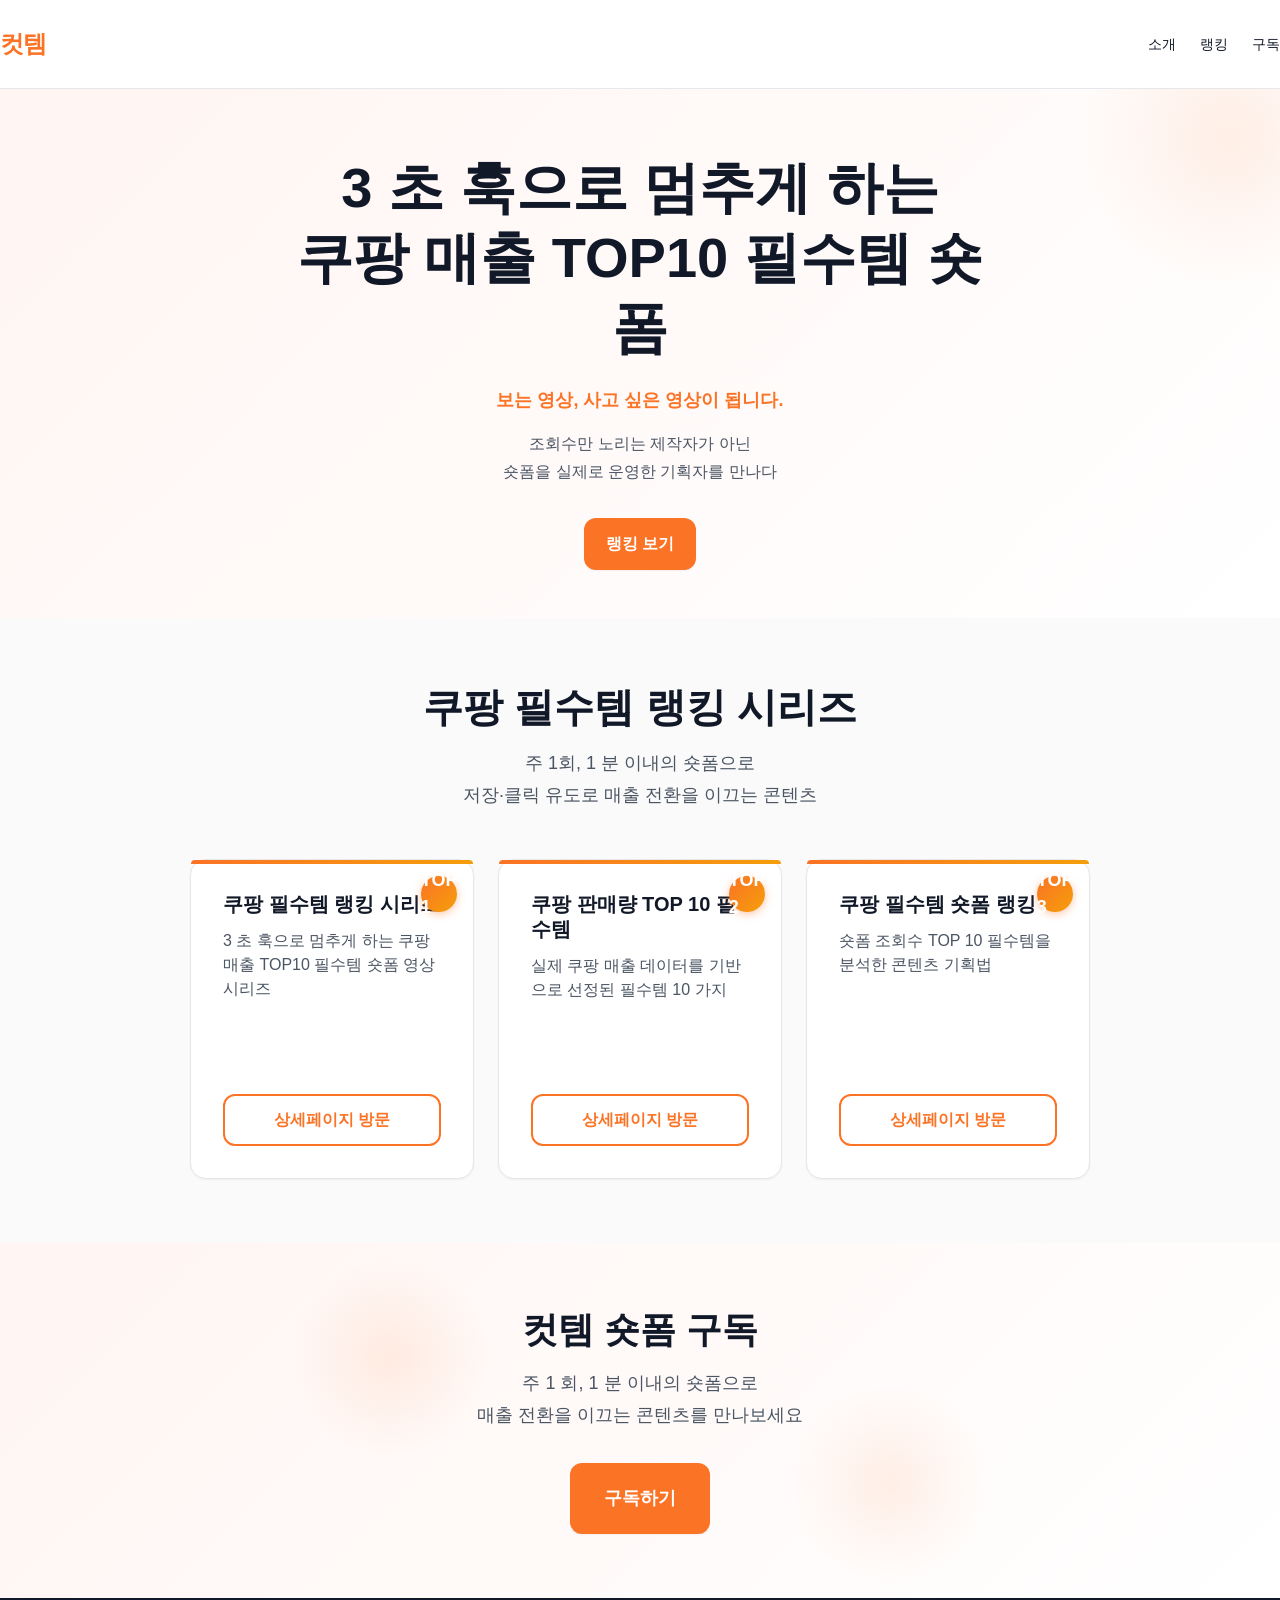
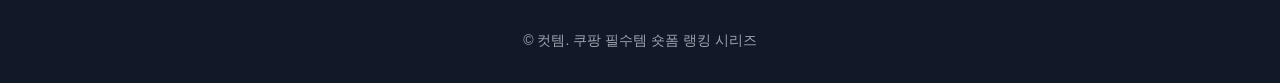
<file: index.html>
<!DOCTYPE html>
<html lang="ko">
<head>
  <meta charset="UTF-8">
  <meta name="viewport" content="width=device-width, initial-scale=1">
  <title>컷템: 쿠팡 필수템 숏폼 랭킹 시리즈 부제: 3 초 훅으로 멈추게 하는 쿠팡 매출 TOP10 필수템 숏폼 영상 시리즈 버튼: "지금 컷템 받아서 촬영하세요" 혜택 1: 3 초 훅 — 영상을 멈추게 하는 0~3 초 시작 문구와 시각화 가이드가 포함된 컷템 혜택 2: TOP10 필수템 — 쿠팡 실 매출 상위 1 순위 아이템 위주의 제품 조합, 클릭률 높은 필수템 컬렉션 혜택 3: 촬영 완료 — 컷템을 원안으로 한 10 분 촬영 가이드 + 편집 템플릿까지 포함된 제작 워크시트</title>
  <link rel="stylesheet" href="styles.css">
</head>
<body>
  <header>
    <nav class="nav">
      <div class="nav__logo">컷템</div>
      <ul class="nav__list">
        <li><a href="https://haeorume.github.io/silo-20261031-171413/intro.html">소개</a></li>
        <li><a href="https://haeorume.github.io/silo-20261031-171413/rankings.html">랭킹</a></li>
        <li><a href="https://haeorume.github.io/silo-20261031-171413/subscribe.html">구독</a></li>
      </ul>
    </nav>
  </header>

  <main>
    <section id="intro" class="hero">
      <div class="hero__container">
        <h1>3 초 훅으로 멈추게 하는<br> 쿠팡 매출 TOP10 필수템 숏폼</h1>
        <p class="hero__tagline">보는 영상, 사고 싶은 영상이 됩니다.</p>
        <p class="hero__subtitle">조회수만 노리는 제작자가 아닌<br> 숏폼을 실제로 운영한 기획자를 만나다</p>
        <a href="https://haeorume.github.io/silo-20261031-171413/rankings.html" class="btn btn--primary">랭킹 보기</a>
      </div>
    </section>

    <section id="rankings" class="rankings">
      <div class="rankings__container">
        <h2 class="rankings__title">쿠팡 필수템 랭킹 시리즈</h2>
        <p class="rankings__intro">주 1회, 1 분 이내의 숏폼으로<br> 저장·클릭 유도로 매출 전환을 이끄는 콘텐츠</p>

        <div class="rankings__grid">
          <article class="ranking-card" data-product="1">
            <div class="ranking-badge">TOP 1</div>
            <h3 class="ranking-title">쿠팡 필수템 랭킹 시리즈</h3>
            <p class="ranking-desc">3 초 훅으로 멈추게 하는 쿠팡 매출 TOP10 필수템 숏폼 영상 시리즈</p>
            <a href="https://haeorume.github.io/silo-20261031-171413/product-1.html" class="btn btn--outline">상세페이지 방문</a>
          </article>

          <article class="ranking-card" data-product="2">
            <div class="ranking-badge">TOP 2</div>
            <h3 class="ranking-title">쿠팡 판매량 TOP 10 필수템</h3>
            <p class="ranking-desc">실제 쿠팡 매출 데이터를 기반으로 선정된 필수템 10 가지</p>
            <a href="https://haeorume.github.io/silo-20261031-171413/product-2.html" class="btn btn--outline">상세페이지 방문</a>
          </article>

          <article class="ranking-card" data-product="3">
            <div class="ranking-badge">TOP 3</div>
            <h3 class="ranking-title">쿠팡 필수템 숏폼 랭킹</h3>
            <p class="ranking-desc">숏폼 조회수 TOP 10 필수템을 분석한 콘텐츠 기획법</p>
            <a href="https://haeorume.github.io/silo-20261031-171413/product-3.html" class="btn btn--outline">상세페이지 방문</a>
          </article>
        </div>
      </div>
    </section>

    <section id="cta" class="cta">
      <div class="cta__container">
        <h2>컷템 숏폼 구독</h2>
        <p>주 1 회, 1 분 이내의 숏폼으로<br> 매출 전환을 이끄는 콘텐츠를 만나보세요</p>
        <a href="https://haeorume.github.io/silo-20261031-171413/subscribe.html" class="btn btn--primary btn--large">구독하기</a>
      </div>
    </section>
  </main>

  <footer>
    <p>&copy; 컷템. 쿠팡 필수템 숏폼 랭킹 시리즈</p>
  </footer>
</body>
</html>
</file>
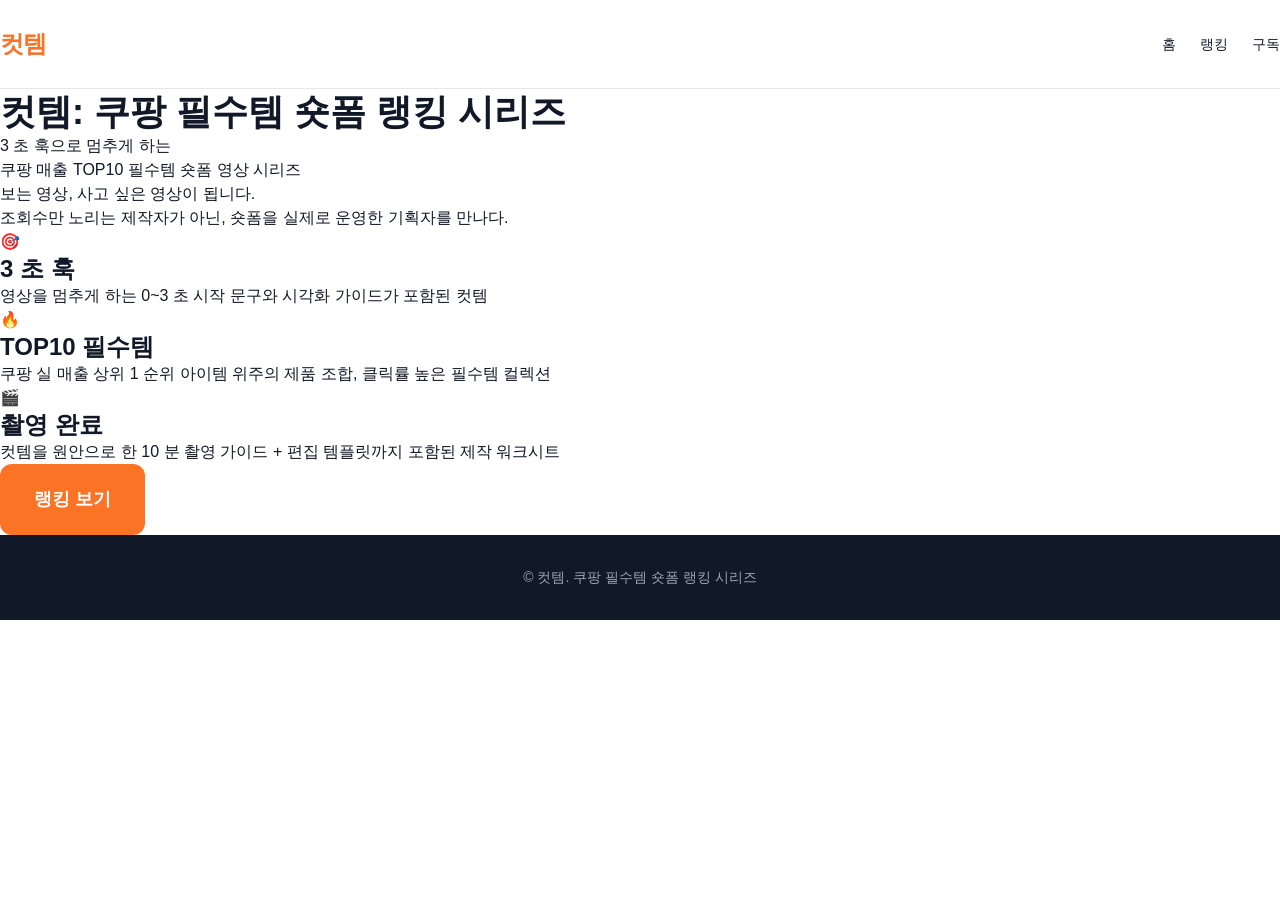
<file: intro.html>
<!DOCTYPE html>
<html lang="ko">
<head>
  <meta charset="UTF-8">
  <meta name="viewport" content="width=device-width, initial-scale=1">
  <title>소개 — 컷템: 쿠팡 필수템 숏폼 랭킹 시리즈</title>
  <link rel="stylesheet" href="styles.css">
</head>
<body>
  <header>
    <nav class="nav">
      <div class="nav__logo">컷템</div>
      <ul class="nav__list">
        <li><a href="index.html">홈</a></li>
        <li><a href="rankings.html">랭킹</a></li>
        <li><a href="subscribe.html">구독</a></li>
      </ul>
    </nav>
  </header>

  <main>
    <section class="intro">
      <div class="intro__container">
        <h1>컷템: 쿠팡 필수템 숏폼 랭킹 시리즈</h1>
        <p class="intro__tagline">3 초 훅으로 멈추게 하는<br> 쿠팡 매출 TOP10 필수템 숏폼 영상 시리즈</p>
        <p class="intro__description">
          보는 영상, 사고 싶은 영상이 됩니다.<br>
          조회수만 노리는 제작자가 아닌, 숏폼을 실제로 운영한 기획자를 만나다.
        </p>
        
        <div class="intro__benefits">
          <div class="intro__benefit">
            <div class="intro__benefit__icon">🎯</div>
            <h3>3 초 훅</h3>
            <p>영상을 멈추게 하는 0~3 초 시작 문구와 시각화 가이드가 포함된 컷템</p>
          </div>
          <div class="intro__benefit">
            <div class="intro__benefit__icon">🔥</div>
            <h3>TOP10 필수템</h3>
            <p>쿠팡 실 매출 상위 1 순위 아이템 위주의 제품 조합, 클릭률 높은 필수템 컬렉션</p>
          </div>
          <div class="intro__benefit">
            <div class="intro__benefit__icon">🎬</div>
            <h3>촬영 완료</h3>
            <p>컷템을 원안으로 한 10 분 촬영 가이드 + 편집 템플릿까지 포함된 제작 워크시트</p>
          </div>
        </div>

        <div class="intro__cta">
          <a href="rankings.html" class="btn btn--primary btn--large">랭킹 보기</a>
        </div>
      </div>
    </section>
  </main>

  <footer>
    <p>&copy; 컷템. 쿠팡 필수템 숏폼 랭킹 시리즈</p>
  </footer>
</body>
</html>
</file>
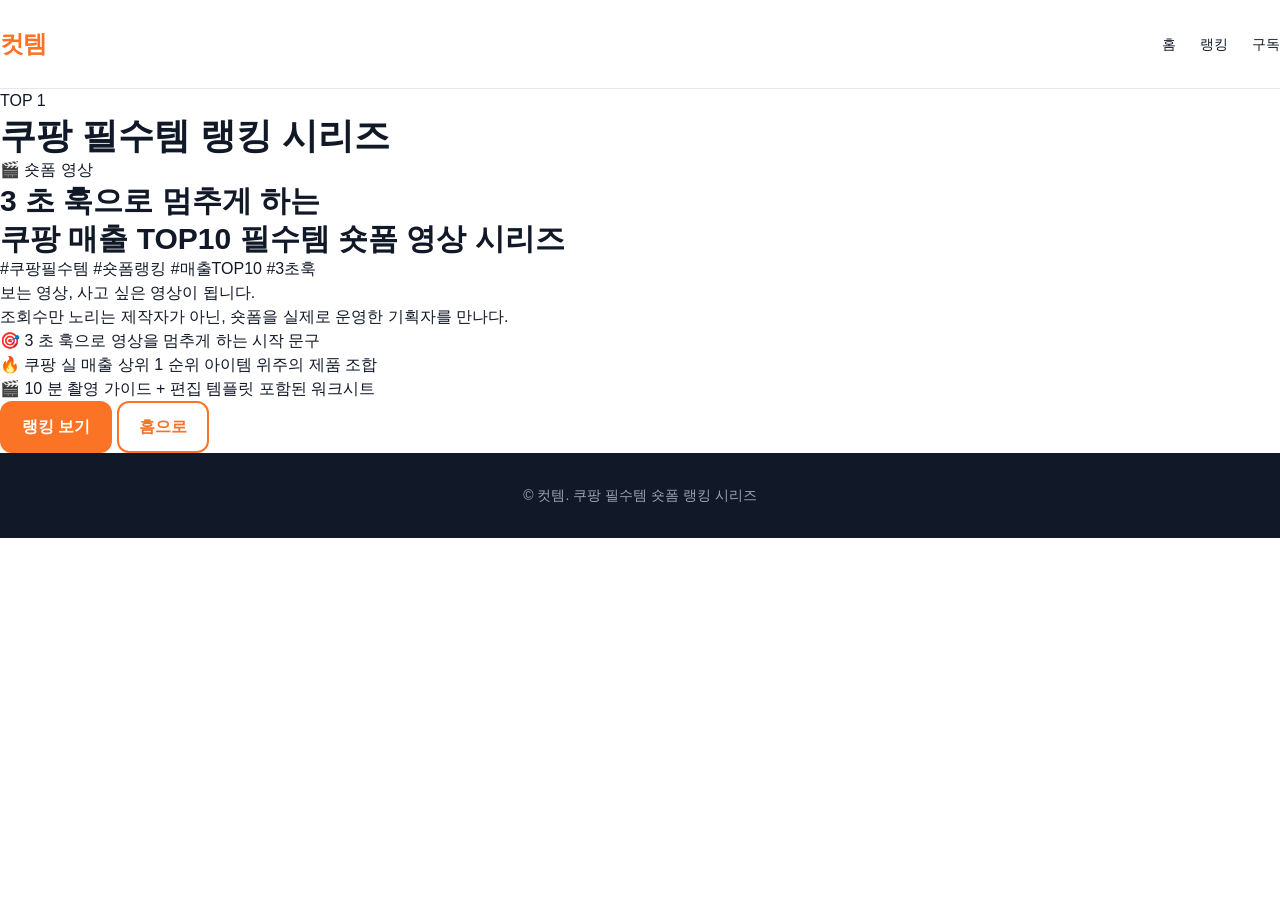
<file: product-1.html>
<!DOCTYPE html>
<html lang="ko">
<head>
  <meta charset="UTF-8">
  <meta name="viewport" content="width=device-width, initial-scale=1">
  <title>TOP 1 — 쿠팡 필수템 랭킹 시리즈</title>
  <link rel="stylesheet" href="styles.css">
</head>
<body>
  <header>
    <nav class="nav">
      <div class="nav__logo">컷템</div>
      <ul class="nav__list">
        <li><a href="index.html">홈</a></li>
        <li><a href="rankings.html">랭킹</a></li>
        <li><a href="subscribe.html">구독</a></li>
      </ul>
    </nav>
  </header>

  <main>
    <section class="product">
      <div class="product__container">
        <div class="product__top">
          <span class="product__badge">TOP 1</span>
          <h1 class="product__title">쿠팡 필수템 랭킹 시리즈</h1>
        </div>

        <div class="product__main">
          <div class="product__image">
            <div class="product__image__placeholder">🎬 숏폼 영상</div>
          </div>

          <div class="product__details">
            <h2 class="product__subtitle">3 초 훅으로 멈추게 하는<br> 쿠팡 매출 TOP10 필수템 숏폼 영상 시리즈</h2>

            <div class="product__tags">
              <span class="product__tag">#쿠팡필수템</span>
              <span class="product__tag">#숏폼랭킹</span>
              <span class="product__tag">#매출TOP10</span>
              <span class="product__tag">#3초훅</span>
            </div>

            <div class="product__description">
              <p>보는 영상, 사고 싶은 영상이 됩니다.</p>
              <p>조회수만 노리는 제작자가 아닌, 숏폼을 실제로 운영한 기획자를 만나다.</p>
            </div>

            <div class="product__benefits">
              <div class="product__benefit-item">
                <span class="product__benefit-icon">🎯</span>
                <span>3 초 훅으로 영상을 멈추게 하는 시작 문구</span>
              </div>
              <div class="product__benefit-item">
                <span class="product__benefit-icon">🔥</span>
                <span>쿠팡 실 매출 상위 1 순위 아이템 위주의 제품 조합</span>
              </div>
              <div class="product__benefit-item">
                <span class="product__benefit-icon">🎬</span>
                <span>10 분 촬영 가이드 + 편집 템플릿 포함된 워크시트</span>
              </div>
            </div>

            <div class="product__cta">
              <a href="rankings.html" class="btn btn--primary">랭킹 보기</a>
              <a href="index.html" class="btn btn--outline">홈으로</a>
            </div>
          </div>
        </div>
      </div>
    </section>
  </main>

  <footer>
    <p>&copy; 컷템. 쿠팡 필수템 숏폼 랭킹 시리즈</p>
  </footer>
</body>
</html>
</file>
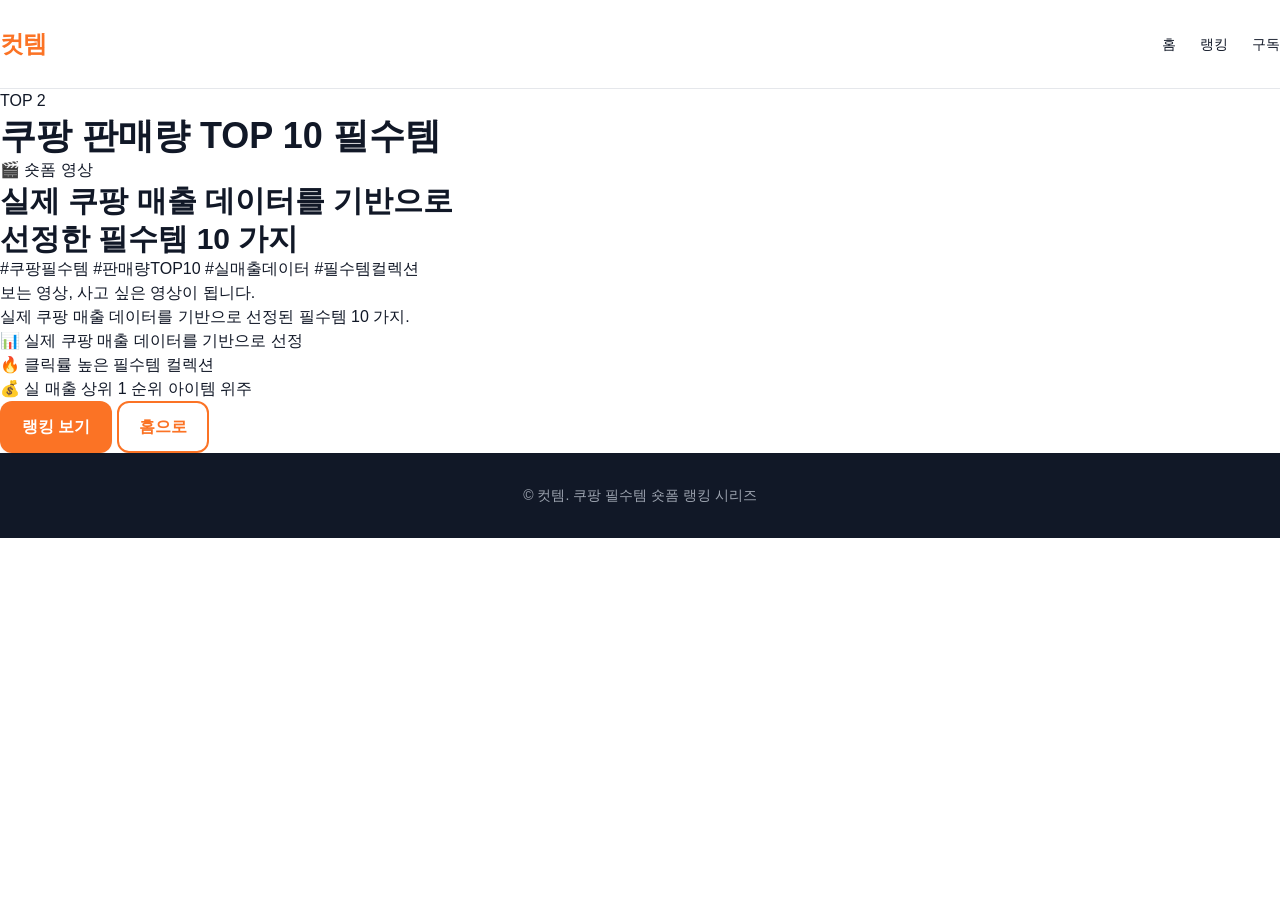
<file: product-2.html>
<!DOCTYPE html>
<html lang="ko">
<head>
  <meta charset="UTF-8">
  <meta name="viewport" content="width=device-width, initial-scale=1">
  <title>TOP 2 — 쿠팡 판매량 TOP 10 필수템</title>
  <link rel="stylesheet" href="styles.css">
</head>
<body>
  <header>
    <nav class="nav">
      <div class="nav__logo">컷템</div>
      <ul class="nav__list">
        <li><a href="index.html">홈</a></li>
        <li><a href="rankings.html">랭킹</a></li>
        <li><a href="subscribe.html">구독</a></li>
      </ul>
    </nav>
  </header>

  <main>
    <section class="product">
      <div class="product__container">
        <div class="product__top">
          <span class="product__badge">TOP 2</span>
          <h1 class="product__title">쿠팡 판매량 TOP 10 필수템</h1>
        </div>

        <div class="product__main">
          <div class="product__image">
            <div class="product__image__placeholder">🎬 숏폼 영상</div>
          </div>

          <div class="product__details">
            <h2 class="product__subtitle">실제 쿠팡 매출 데이터를 기반으로<br> 선정한 필수템 10 가지</h2>

            <div class="product__tags">
              <span class="product__tag">#쿠팡필수템</span>
              <span class="product__tag">#판매량TOP10</span>
              <span class="product__tag">#실매출데이터</span>
              <span class="product__tag">#필수템컬렉션</span>
            </div>

            <div class="product__description">
              <p>보는 영상, 사고 싶은 영상이 됩니다.</p>
              <p>실제 쿠팡 매출 데이터를 기반으로 선정된 필수템 10 가지.</p>
            </div>

            <div class="product__benefits">
              <div class="product__benefit-item">
                <span class="product__benefit-icon">📊</span>
                <span>실제 쿠팡 매출 데이터를 기반으로 선정</span>
              </div>
              <div class="product__benefit-item">
                <span class="product__benefit-icon">🔥</span>
                <span>클릭률 높은 필수템 컬렉션</span>
              </div>
              <div class="product__benefit-item">
                <span class="product__benefit-icon">💰</span>
                <span>실 매출 상위 1 순위 아이템 위주</span>
              </div>
            </div>

            <div class="product__cta">
              <a href="rankings.html" class="btn btn--primary">랭킹 보기</a>
              <a href="index.html" class="btn btn--outline">홈으로</a>
            </div>
          </div>
        </div>
      </div>
    </section>
  </main>

  <footer>
    <p>&copy; 컷템. 쿠팡 필수템 숏폼 랭킹 시리즈</p>
  </footer>
</body>
</html>
</file>
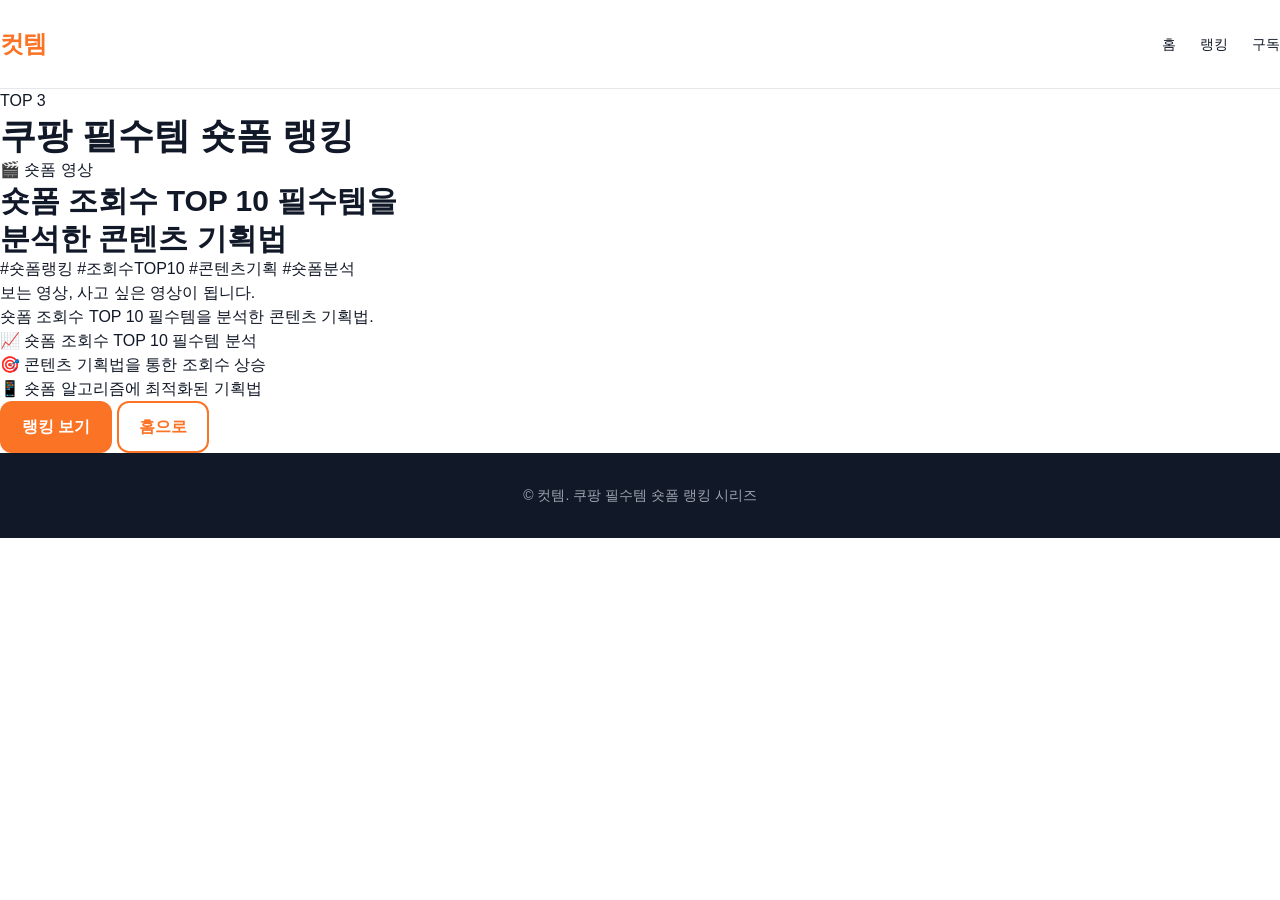
<file: product-3.html>
<!DOCTYPE html>
<html lang="ko">
<head>
  <meta charset="UTF-8">
  <meta name="viewport" content="width=device-width, initial-scale=1">
  <title>TOP 3 — 쿠팡 필수템 숏폼 랭킹</title>
  <link rel="stylesheet" href="styles.css">
</head>
<body>
  <header>
    <nav class="nav">
      <div class="nav__logo">컷템</div>
      <ul class="nav__list">
        <li><a href="index.html">홈</a></li>
        <li><a href="rankings.html">랭킹</a></li>
        <li><a href="subscribe.html">구독</a></li>
      </ul>
    </nav>
  </header>

  <main>
    <section class="product">
      <div class="product__container">
        <div class="product__top">
          <span class="product__badge">TOP 3</span>
          <h1 class="product__title">쿠팡 필수템 숏폼 랭킹</h1>
        </div>

        <div class="product__main">
          <div class="product__image">
            <div class="product__image__placeholder">🎬 숏폼 영상</div>
          </div>

          <div class="product__details">
            <h2 class="product__subtitle">숏폼 조회수 TOP 10 필수템을<br> 분석한 콘텐츠 기획법</h2>

            <div class="product__tags">
              <span class="product__tag">#숏폼랭킹</span>
              <span class="product__tag">#조회수TOP10</span>
              <span class="product__tag">#콘텐츠기획</span>
              <span class="product__tag">#숏폼분석</span>
            </div>

            <div class="product__description">
              <p>보는 영상, 사고 싶은 영상이 됩니다.</p>
              <p>숏폼 조회수 TOP 10 필수템을 분석한 콘텐츠 기획법.</p>
            </div>

            <div class="product__benefits">
              <div class="product__benefit-item">
                <span class="product__benefit-icon">📈</span>
                <span>숏폼 조회수 TOP 10 필수템 분석</span>
              </div>
              <div class="product__benefit-item">
                <span class="product__benefit-icon">🎯</span>
                <span>콘텐츠 기획법을 통한 조회수 상승</span>
              </div>
              <div class="product__benefit-item">
                <span class="product__benefit-icon">📱</span>
                <span>숏폼 알고리즘에 최적화된 기획법</span>
              </div>
            </div>

            <div class="product__cta">
              <a href="rankings.html" class="btn btn--primary">랭킹 보기</a>
              <a href="index.html" class="btn btn--outline">홈으로</a>
            </div>
          </div>
        </div>
      </div>
    </section>
  </main>

  <footer>
    <p>&copy; 컷템. 쿠팡 필수템 숏폼 랭킹 시리즈</p>
  </footer>
</body>
</html>
</file>
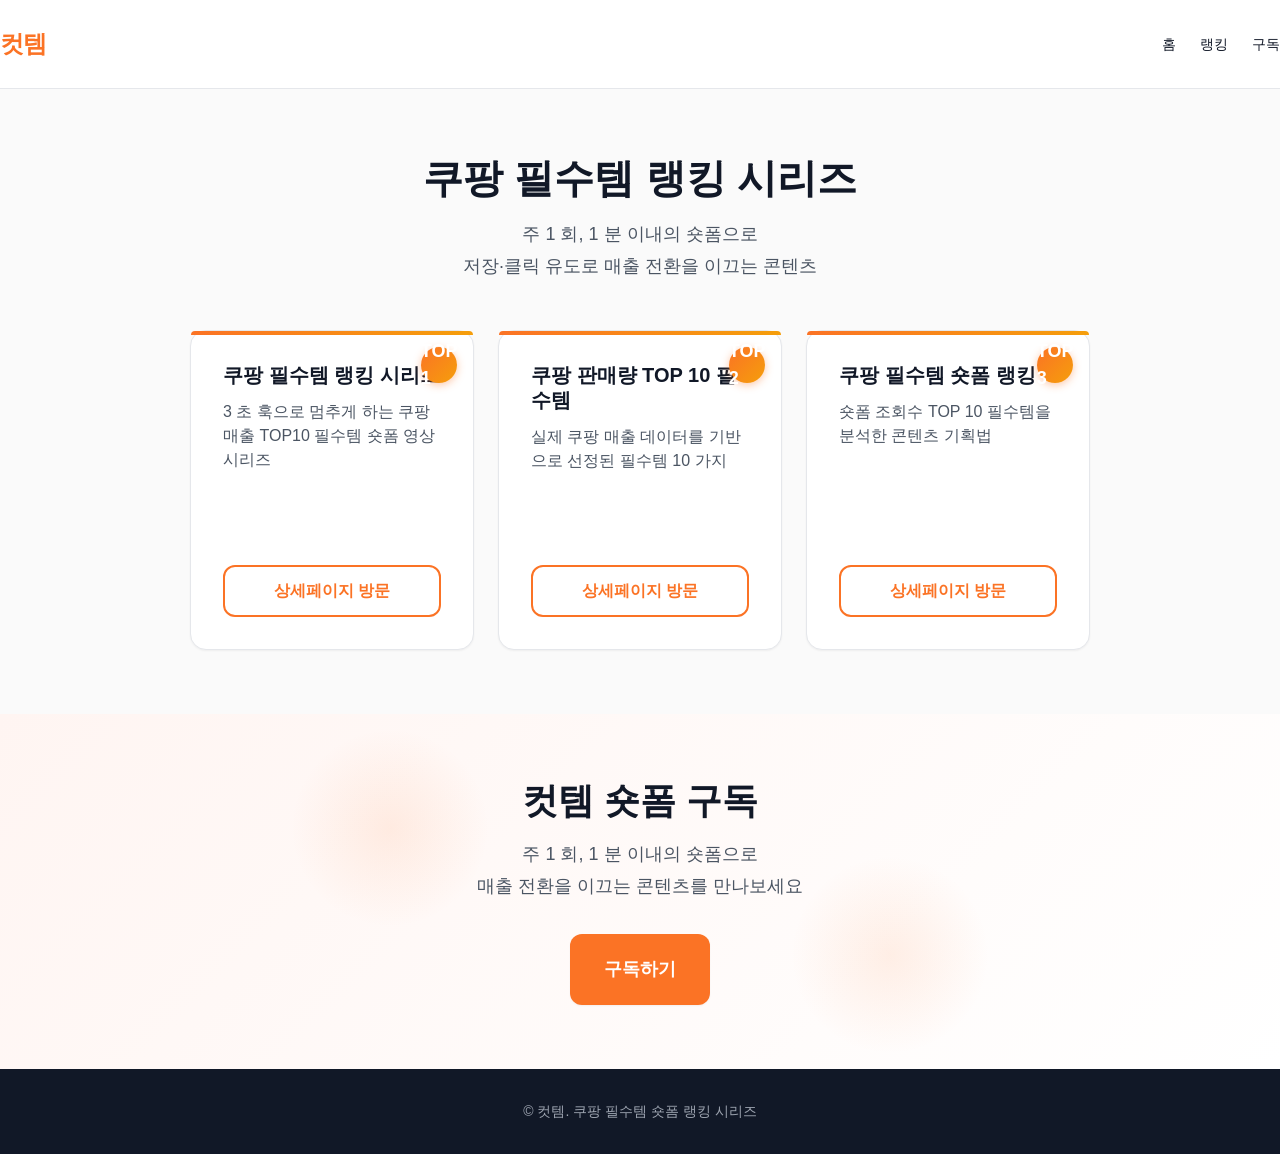
<file: rankings.html>
<!DOCTYPE html>
<html lang="ko">
<head>
  <meta charset="UTF-8">
  <meta name="viewport" content="width=device-width, initial-scale=1">
  <title>랭킹 — 컷템: 쿠팡 필수템 숏폼 랭킹 시리즈</title>
  <link rel="stylesheet" href="styles.css">
</head>
<body>
  <header>
    <nav class="nav">
      <div class="nav__logo">컷템</div>
      <ul class="nav__list">
        <li><a href="index.html">홈</a></li>
        <li><a href="rankings.html">랭킹</a></li>
        <li><a href="subscribe.html">구독</a></li>
      </ul>
    </nav>
  </header>

  <main>
    <section class="rankings">
      <div class="rankings__container">
        <h1 class="rankings__title">쿠팡 필수템 랭킹 시리즈</h1>
        <p class="rankings__intro">주 1 회, 1 분 이내의 숏폼으로<br> 저장·클릭 유도로 매출 전환을 이끄는 콘텐츠</p>

        <div class="rankings__grid">
          <article class="ranking-card" data-product="1">
            <div class="ranking-badge">TOP 1</div>
            <h3 class="ranking-title">쿠팡 필수템 랭킹 시리즈</h3>
            <p class="ranking-desc">3 초 훅으로 멈추게 하는 쿠팡 매출 TOP10 필수템 숏폼 영상 시리즈</p>
            <a href="product-1.html" class="btn btn--outline">상세페이지 방문</a>
          </article>

          <article class="ranking-card" data-product="2">
            <div class="ranking-badge">TOP 2</div>
            <h3 class="ranking-title">쿠팡 판매량 TOP 10 필수템</h3>
            <p class="ranking-desc">실제 쿠팡 매출 데이터를 기반으로 선정된 필수템 10 가지</p>
            <a href="product-2.html" class="btn btn--outline">상세페이지 방문</a>
          </article>

          <article class="ranking-card" data-product="3">
            <div class="ranking-badge">TOP 3</div>
            <h3 class="ranking-title">쿠팡 필수템 숏폼 랭킹</h3>
            <p class="ranking-desc">숏폼 조회수 TOP 10 필수템을 분석한 콘텐츠 기획법</p>
            <a href="product-3.html" class="btn btn--outline">상세페이지 방문</a>
          </article>
        </div>
      </div>
    </section>

    <section class="cta">
      <div class="cta__container">
        <h2>컷템 숏폼 구독</h2>
        <p>주 1 회, 1 분 이내의 숏폼으로<br> 매출 전환을 이끄는 콘텐츠를 만나보세요</p>
        <a href="subscribe.html" class="btn btn--primary btn--large">구독하기</a>
      </div>
    </section>
  </main>

  <footer>
    <p>&copy; 컷템. 쿠팡 필수템 숏폼 랭킹 시리즈</p>
  </footer>
</body>
</html>
</file>
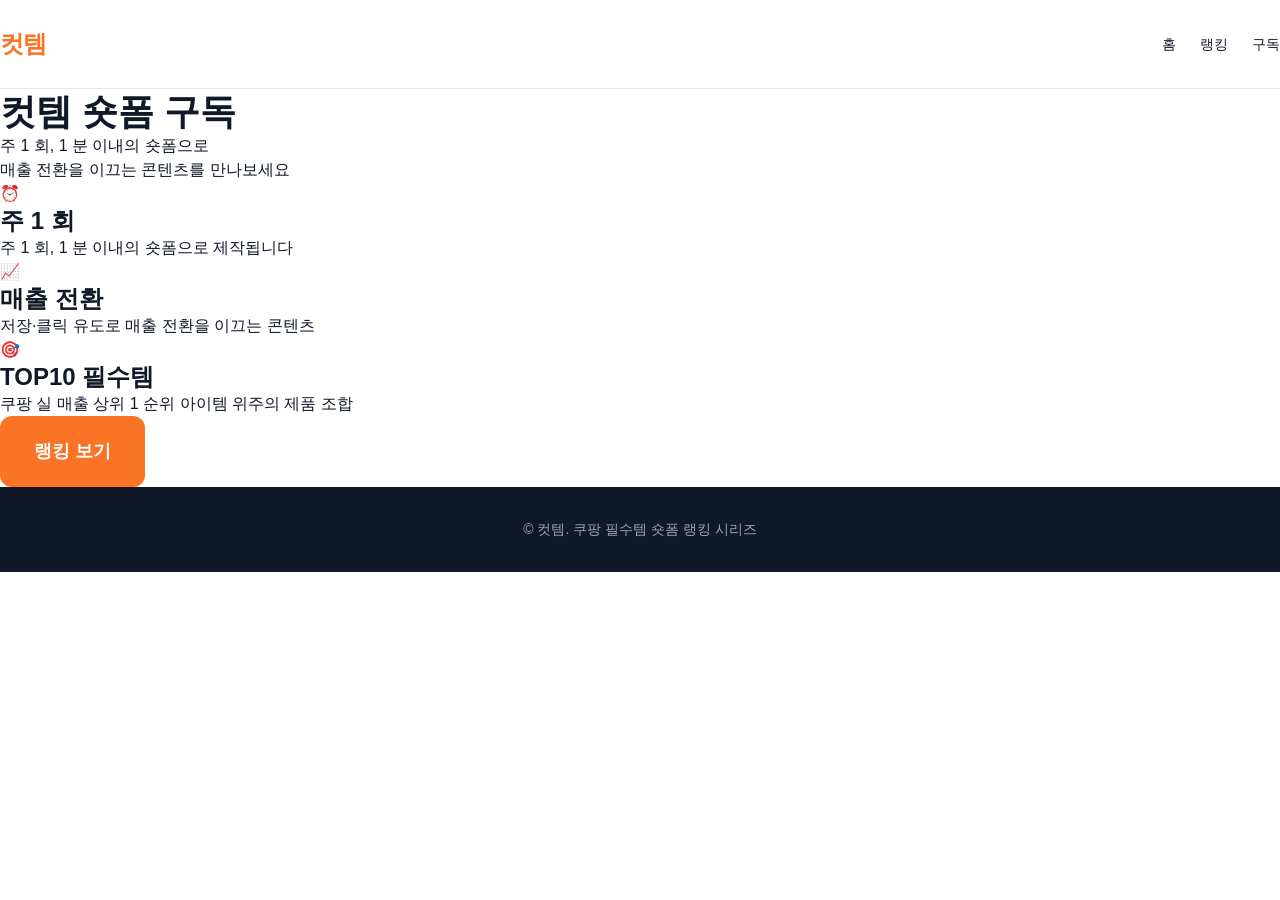
<file: subscribe.html>
<!DOCTYPE html>
<html lang="ko">
<head>
  <meta charset="UTF-8">
  <meta name="viewport" content="width=device-width, initial-scale=1">
  <title>구독 — 컷템: 쿠팡 필수템 숏폼 랭킹 시리즈</title>
  <link rel="stylesheet" href="styles.css">
</head>
<body>
  <header>
    <nav class="nav">
      <div class="nav__logo">컷템</div>
      <ul class="nav__list">
        <li><a href="index.html">홈</a></li>
        <li><a href="rankings.html">랭킹</a></li>
        <li><a href="subscribe.html">구독</a></li>
      </ul>
    </nav>
  </header>

  <main>
    <section class="subscribe">
      <div class="subscribe__container">
        <h1 class="subscribe__title">컷템 숏폼 구독</h1>
        <p class="subscribe__intro">주 1 회, 1 분 이내의 숏폼으로<br> 매출 전환을 이끄는 콘텐츠를 만나보세요</p>

        <div class="subscribe__features">
          <div class="subscribe__feature">
            <div class="subscribe__feature__icon">⏰</div>
            <h3>주 1 회</h3>
            <p>주 1 회, 1 분 이내의 숏폼으로 제작됩니다</p>
          </div>
          <div class="subscribe__feature">
            <div class="subscribe__feature__icon">📈</div>
            <h3>매출 전환</h3>
            <p>저장·클릭 유도로 매출 전환을 이끄는 콘텐츠</p>
          </div>
          <div class="subscribe__feature">
            <div class="subscribe__feature__icon">🎯</div>
            <h3>TOP10 필수템</h3>
            <p>쿠팡 실 매출 상위 1 순위 아이템 위주의 제품 조합</p>
          </div>
        </div>

        <div class="subscribe__cta">
          <a href="rankings.html" class="btn btn--primary btn--large">랭킹 보기</a>
        </div>
      </div>
    </section>
  </main>

  <footer>
    <p>&copy; 컷템. 쿠팡 필수템 숏폼 랭킹 시리즈</p>
  </footer>
</body>
</html>
</file>
<file: styles.css>
/* 컷템: 쿠팡 필수템 숏폼 랭킹 시리즈 */

/* =========================================
   변수 및 기본값
   ========================================= */

:root {
  --color-bg: #ffffff;
  --color-text: #111827;
  --color-text-secondary: #4b5563;
  --color-primary: #fb7325; /* 쿠팡 오렌지 */
  --color-primary-hover: #e3641e;
  --color-accent: #f59e0b;
  --color-border: #e5e7eb;
  --color-success: #10b981;
  --color-card-bg: #ffffff;
  --color-card-shadow: 0 4px 6px -1px rgba(0, 0, 0, 0.1), 0 2px 4px -1px rgba(0, 0, 0, 0.06);

  --font-family: -apple-system, BlinkMacSystemFont, "Segoe UI", Roboto, "Helvetica Neue", Arial, "Noto Sans KR", "Apple SD Gothic Neo", "Malgun Gothic", sans-serif;
  --font-size-xs: 0.75rem;
  --font-size-sm: 0.875rem;
  --font-size-base: 1rem;
  --font-size-lg: 1.125rem;
  --font-size-xl: 1.25rem;
  --font-size-2xl: 1.5rem;
  --font-size-3xl: 1.875rem;
  --font-size-4xl: 2.25rem;

  --line-height-tight: 1.25;
  --line-height-base: 1.5;
  --line-height-loose: 1.75;

  --border-radius-sm: 0.375rem;
  --border-radius-md: 0.5rem;
  --border-radius-lg: 0.75rem;
  --border-radius-xl: 1rem;

  --spacing-1: 0.25rem;
  --spacing-2: 0.5rem;
  --spacing-3: 0.75rem;
  --spacing-4: 1rem;
  --spacing-5: 1.25rem;
  --spacing-6: 1.5rem;
  --spacing-8: 2rem;
  --spacing-10: 2.5rem;
  --spacing-12: 3rem;
  --spacing-16: 4rem;

  --shadow-sm: 0 1px 2px 0 rgba(0, 0, 0, 0.05);
  --shadow-md: 0 4px 6px -1px rgba(0, 0, 0, 0.1), 0 2px 4px -1px rgba(0, 0, 0, 0.06);
  --shadow-lg: 0 10px 15px -3px rgba(0, 0, 0, 0.1), 0 4px 6px -2px rgba(0, 0, 0, 0.05);
}

/* =========================================
   기본 스타일
   ========================================= */

*,
*::before,
*::after {
  box-sizing: border-box;
}

html {
  font-size: 16px;
  -webkit-text-size-adjust: 100%;
  -webkit-font-smoothing: antialiased;
  -moz-osx-font-smoothing: grayscale;
}

body {
  margin: 0;
  font-family: var(--font-family);
  font-size: var(--font-size-base);
  line-height: var(--line-height-base);
  color: var(--color-text);
  background-color: var(--color-bg);
  scroll-behavior: smooth;
}

img,
picture,
video,
canvas,
svg {
  display: block;
  max-width: 100%;
}

a {
  color: var(--color-primary);
  text-decoration: none;
}

a:hover {
  color: var(--color-primary-hover);
}

ul,
ol {
  list-style: none;
}

p {
  margin: 0;
}

h1,
h2,
h3,
h4,
h5,
h6 {
  margin: 0;
  font-weight: 700;
  line-height: var(--line-height-tight);
  color: #111827;
}

h1 { font-size: 2.25rem; }
h2 { font-size: 1.875rem; }
h3 { font-size: 1.5rem; }
h4 { font-size: 1.25rem; }

/* =========================================
   레이아웃
   ========================================= */

.container {
  width: 100%;
  max-width: 1200px;
  margin: 0 auto;
  padding: 0 var(--spacing-4);
}

/* =========================================
   헤더
   ========================================= */

.nav {
  position: sticky;
  top: 0;
  z-index: 50;
  display: flex;
  align-items: center;
  justify-content: space-between;
  padding: var(--spacing-4) 0;
  background: rgba(255, 255, 255, 0.9);
  backdrop-filter: blur(8px);
  border-bottom: 1px solid var(--color-border);
}

.nav__logo {
  font-size: var(--font-size-2xl);
  font-weight: 800;
  color: var(--color-primary);
  letter-spacing: -0.025em;
}

.nav__list {
  display: flex;
  gap: var(--spacing-6);
}

.nav__list a {
  font-size: var(--font-size-sm);
  font-weight: 500;
  color: var(--color-text);
  transition: color 0.2s ease;
}

.nav__list a:hover {
  color: var(--color-primary);
}

/* =========================================
   히어로 섹션
   ========================================= */

.hero {
  position: relative;
  padding: var(--spacing-16) 0 var(--spacing-12);
  background: linear-gradient(135deg, #fff5f2 0%, #ffffff 100%);
  overflow: hidden;
}

.hero::before {
  content: "";
  position: absolute;
  top: -100px;
  right: -100px;
  width: 300px;
  height: 300px;
  background: radial-gradient(circle, rgba(251, 115, 37, 0.1) 0%, rgba(251, 115, 37, 0) 70%);
  border-radius: 50%;
  z-index: 0;
}

.hero__container {
  position: relative;
  z-index: 1;
  text-align: center;
  max-width: 700px;
  margin: 0 auto;
}

.hero h1 {
  font-size: clamp(2rem, 5vw, 3.5rem);
  font-weight: 800;
  line-height: var(--line-height-tight);
  margin-bottom: var(--spacing-6);
  color: #111827;
}

.hero .hero__tagline {
  font-size: var(--font-size-lg);
  font-weight: 600;
  color: var(--color-primary);
  margin-bottom: var(--spacing-4);
}

.hero .hero__subtitle {
  font-size: var(--font-size-base);
  color: var(--color-text-secondary);
  margin-bottom: var(--spacing-8);
  line-height: var(--line-height-loose);
}

/* =========================================
   버튼
   ========================================= */

.btn {
  display: inline-flex;
  align-items: center;
  justify-content: center;
  padding: var(--spacing-3) var(--spacing-5);
  font-size: var(--font-size-base);
  font-weight: 600;
  border-radius: var(--border-radius-lg);
  transition: all 0.2s ease;
  cursor: pointer;
  border: 2px solid transparent;
}

.btn--primary {
  background: var(--color-primary);
  color: #ffffff;
  box-shadow: var(--shadow-sm);
}

.btn--primary:hover {
  background: var(--color-primary-hover);
  color: #ffffff;
  box-shadow: var(--shadow-md);
  transform: translateY(-1px);
}

.btn--outline {
  background: transparent;
  color: var(--color-primary);
  border-color: var(--color-primary);
}

.btn--outline:hover {
  background: var(--color-primary);
  color: #ffffff;
}

.btn--large {
  padding: var(--spacing-5) var(--spacing-8);
  font-size: 1.125rem;
}

/* =========================================
   랭킹 섹션
   ========================================= */

.rankings {
  padding: var(--spacing-16) 0;
  background: #fafafa;
}

.rankings__container {
  max-width: 900px;
  margin: 0 auto;
}

.rankings__title {
  text-align: center;
  font-size: clamp(1.75rem, 3.5vw, 2.5rem);
  font-weight: 800;
  margin-bottom: var(--spacing-4);
  color: #111827;
}

.rankings__intro {
  text-align: center;
  font-size: var(--font-size-lg);
  color: var(--color-text-secondary);
  margin-bottom: var(--spacing-12);
  line-height: var(--line-height-loose);
}

.rankings__grid {
  display: grid;
  grid-template-columns: repeat(auto-fit, minmax(280px, 1fr));
  gap: var(--spacing-6);
}

/* =========================================
   랭킹 카드
   ========================================= */

.ranking-card {
  position: relative;
  background: var(--color-card-bg);
  border-radius: var(--border-radius-xl);
  padding: var(--spacing-8);
  box-shadow: var(--shadow-sm);
  transition: all 0.3s ease;
  border: 1px solid var(--color-border);
  display: flex;
  flex-direction: column;
  min-height: 320px;
}

.ranking-card::before {
  content: "";
  position: absolute;
  top: 0;
  left: 0;
  right: 0;
  height: 4px;
  background: linear-gradient(90deg, var(--color-primary) 0%, var(--color-accent) 100%);
  border-radius: var(--border-radius-xl) var(--border-radius-xl) 0 0;
}

.ranking-card:hover {
  transform: translateY(-4px);
  box-shadow: var(--shadow-lg);
}

.ranking-badge {
  position: absolute;
  top: var(--spacing-4);
  right: var(--spacing-4);
  display: inline-flex;
  align-items: center;
  justify-content: center;
  width: 36px;
  height: 36px;
  background: linear-gradient(135deg, var(--color-primary) 0%, var(--color-accent) 100%);
  color: #ffffff;
  font-size: var(--font-size-lg);
  font-weight: 800;
  border-radius: 50%;
  box-shadow: 0 2px 8px rgba(251, 115, 37, 0.4);
  z-index: 1;
}

.ranking-title {
  font-size: var(--font-size-xl);
  font-weight: 700;
  margin-bottom: var(--spacing-3);
  color: #111827;
  line-height: var(--line-height-tight);
}

.ranking-desc {
  font-size: var(--font-size-base);
  color: var(--color-text-secondary);
  margin-bottom: var(--spacing-6);
  line-height: var(--line-height-base);
  flex-grow: 1;
}

.ranking-card .btn {
  width: 100%;
  margin-top: auto;
}

/* =========================================
   CTA 섹션
   ========================================= */

.cta {
  padding: var(--spacing-16) 0;
  background: linear-gradient(135deg, #fff5f2 0%, #ffffff 100%);
  overflow: hidden;
}

.cta__container {
  max-width: 600px;
  margin: 0 auto;
  text-align: center;
  position: relative;
  z-index: 1;
}

.cta__container::before,
.cta__container::after {
  content: "";
  position: absolute;
  width: 200px;
  height: 200px;
  background: radial-gradient(circle, rgba(251, 115, 37, 0.1) 0%, rgba(251, 115, 37, 0) 70%);
  border-radius: 50%;
  z-index: -1;
}

.cta__container::before {
  top: -50px;
  left: -50px;
}

.cta__container::after {
  bottom: -50px;
  right: -50px;
}

.cta h2 {
  font-size: clamp(1.5rem, 3vw, 2.25rem);
  font-weight: 800;
  margin-bottom: var(--spacing-4);
  color: #111827;
}

.cta p {
  font-size: var(--font-size-lg);
  color: var(--color-text-secondary);
  margin-bottom: var(--spacing-8);
  line-height: var(--line-height-loose);
}

/* =========================================
   푸터
   ========================================= */

footer {
  padding: var(--spacing-8) 0;
  text-align: center;
  background: #111827;
  color: #9ca3af;
  font-size: var(--font-size-sm);
}

footer p {
  margin: 0;
}

/* =========================================
   모바일 최적화
   ========================================= */

@media (max-width: 640px) {
  .hero__container {
    padding: 0 var(--spacing-2);
  }

  .hero h1 {
    font-size: 2rem;
  }

  .rankings__grid {
    grid-template-columns: 1fr;
  }

  .ranking-card {
    min-height: auto;
  }

  .cta .btn--large {
    width: 100%;
  }
}
</file>
